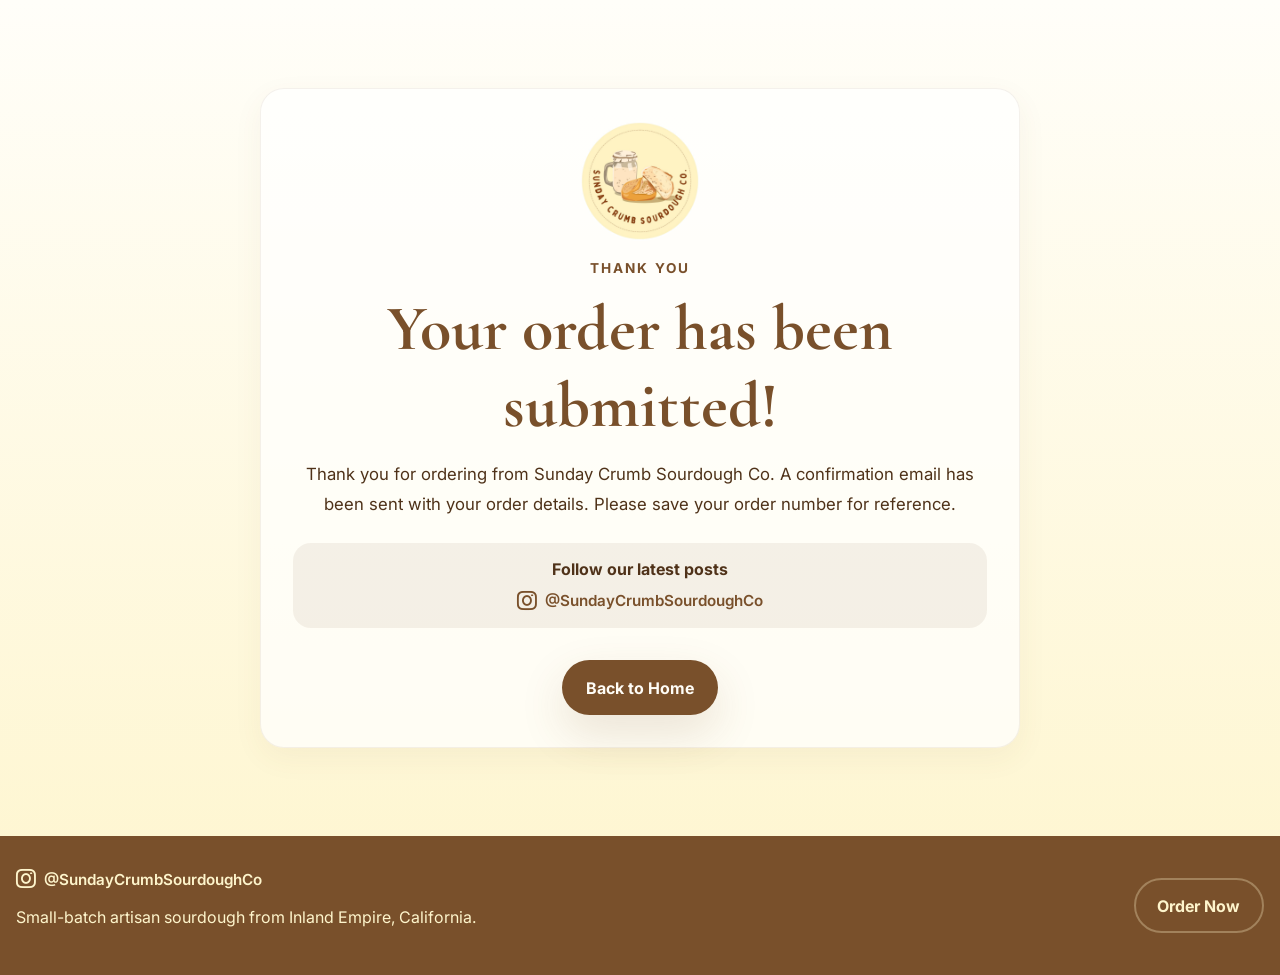
<file: thank-you.html>
<!doctype html>
<html lang="en">
  <head>
    <meta charset="UTF-8" />
    <meta name="viewport" content="width=device-width, initial-scale=1.0" />
    <title>Thank You | Sunday Crumb Sourdough Co</title>
    <link rel="icon" type="image/png" sizes="32x32" href="images/favicon.png" />
    <link rel="preconnect" href="https://fonts.googleapis.com" />
    <link rel="preconnect" href="https://fonts.gstatic.com" crossorigin />
    <link
      href="https://fonts.googleapis.com/css2?family=Cormorant+Garamond:wght@600;700&family=Inter:wght@400;500;600&display=swap"
      rel="stylesheet"
    />
    <link
      rel="stylesheet"
      href="https://cdnjs.cloudflare.com/ajax/libs/font-awesome/6.5.0/css/all.min.css"
    />
    <link rel="stylesheet" href="styles.css" />
  </head>
  <body>
    <main class="section">
      <div class="container" style="max-width: 760px; text-align: center">
        <div class="order-card" style="padding: 2rem">
          <img
            src="images/logo.jpg"
            alt="Sunday Crumb Sourdough Co logo"
            style="
              width: 120px;
              height: 120px;
              border-radius: 50%;
              margin: 0 auto 1rem;
              object-fit: cover;
            "
          />
          <div class="eyebrow">Thank You</div>
          <h1
            style="
              font-family: &quot;Cormorant Garamond&quot;, serif;
              font-size: clamp(2.8rem, 5vw, 4rem);
              margin: 0 0 1rem;
              color: var(--brown);
            "
          >
            Your order has been submitted!
          </h1>
          <p
            id="orderNumberMessage"
            style="font-weight: 700; color: var(--brown)"
          ></p>
          <p style="line-height: 1.75; font-size: 1.05rem">
            Thank you for ordering from Sunday Crumb Sourdough Co. A confirmation
            email has been sent with your order details. Please save your order
            number for reference.
          </p>

          <div class="thankyou-social">
            <p>Follow our latest posts</p>

            <a
              href="https://www.instagram.com/sundaycrumbsourdoughco"
              target="_blank"
              rel="noopener noreferrer"
              aria-label="Instagram"
            >
              <i class="fab fa-instagram"></i>
              <span>@SundayCrumbSourdoughCo</span>
            </a>
          </div>

          <a href="index.html" class="btn btn-primary" style="margin-top: 1rem"
            >Back to Home</a
          >
        </div>
      </div>
    </main>
    <footer class="footer">
      <div class="container footer-content">
        <div class="footer-social">
          <a
            href="https://www.instagram.com/sundaycrumbsourdoughco"
            target="_blank"
            rel="noopener noreferrer"
            aria-label="Instagram"
          >
            <i class="fab fa-instagram"></i>
            <span>@SundayCrumbSourdoughCo</span>
          </a>

          <p>Small-batch artisan sourdough from Inland Empire, California.</p>
        </div>
        <a href="index.html#order" class="btn btn-secondary">Order Now</a>
      </div>
    </footer>

    <script>
      const params = new URLSearchParams(window.location.search);
      const orderNumber = params.get("order");
      const status = params.get("status");

      if (orderNumber) {
        let message = `Your order number is #${orderNumber}`;

        if (status === "queued") {
          message += ". Your order was saved, but the confirmation email may be delayed.";
        }

        document.getElementById("orderNumberMessage").textContent = message;
      }
    </script>
  </body>
</html>
</file>
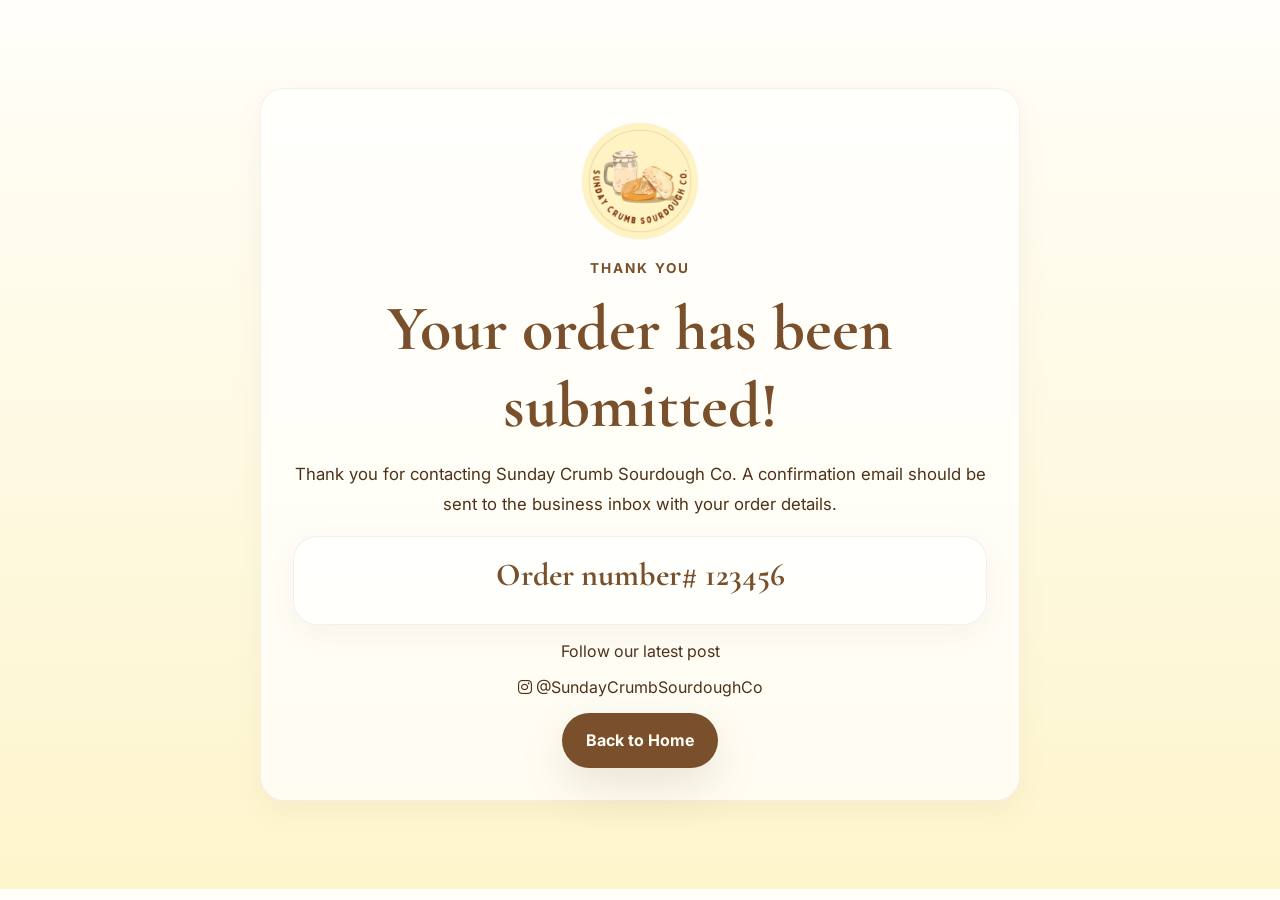
<file: sunday-crumb-sourdough-site/thank-you.html>
<!doctype html>
<html lang="en">
  <head>
    <meta charset="UTF-8" />
    <meta name="viewport" content="width=device-width, initial-scale=1.0" />
    <title>Thank You | Sunday Crumb Sourdough Co</title>
    <link rel="preconnect" href="https://fonts.googleapis.com" />
    <link rel="preconnect" href="https://fonts.gstatic.com" crossorigin />
    <link
      href="https://fonts.googleapis.com/css2?family=Cormorant+Garamond:wght@600;700&family=Inter:wght@400;500;600&display=swap"
      rel="stylesheet"
    />
    <link
      rel="stylesheet"
      href="https://cdnjs.cloudflare.com/ajax/libs/font-awesome/6.5.0/css/all.min.css"
    />
    <link rel="stylesheet" href="styles.css" />
  </head>
  <body>
    <main class="section">
      <div class="container" style="max-width: 760px; text-align: center">
        <div class="order-card" style="padding: 2rem">
          <img
            src="logo.jpg"
            alt="Sunday Crumb Sourdough Co logo"
            style="
              width: 120px;
              height: 120px;
              border-radius: 50%;
              margin: 0 auto 1rem;
              object-fit: cover;
            "
          />
          <div class="eyebrow">Thank You</div>
          <h1
            style="
              font-family: &quot;Cormorant Garamond&quot;, serif;
              font-size: clamp(2.8rem, 5vw, 4rem);
              margin: 0 0 1rem;
              color: var(--brown);
            "
          >
            Your order has been submitted!
          </h1>
          <p style="line-height: 1.75; font-size: 1.05rem">
            Thank you for contacting Sunday Crumb Sourdough Co. A confirmation
            email should be sent to the business inbox with your order details.
          </p>
          <article class="menu-item">
            <h3>Order number# 123456</h3>
          </article>
          <div class="thankyou-social">
            <p>Follow our latest post</p>

            <a
              href="https://www.instagram.com/sundaycrumbsourdoughco"
              target="_blank"
              rel="noopener noreferrer"
              aria-label="Instagram"
            >
              <i class="fab fa-instagram"></i>
              <span>@SundayCrumbSourdoughCo</span>
            </a>
          </div>

          <a href="index.html" class="btn btn-primary" style="margin-top: 1rem"
            >Back to Home</a
          >
        </div>
      </div>
    </main>
  </body>
</html>
</file>
<file: styles.css>
:root {
  --gold: #f5d687;
  --brown: #79502b;
  --cream: #fef5cc;
  --blush: #ebcab2;
  --ink: #4f3219;
  --white: #fffdf7;
  --shadow: 0 18px 45px rgba(121, 80, 43, 0.15);
  --radius: 24px;
}

* {
  box-sizing: border-box;
}
html {
  scroll-behavior: smooth;
}
body {
  margin: 0;
  font-family: "Inter", sans-serif;
  color: var(--ink);
  background: linear-gradient(180deg, #fffef9 0%, var(--cream) 100%);
}
img {
  max-width: 100%;
  display: block;
}
a {
  color: inherit;
  text-decoration: none;
}
.container {
  width: min(1290px, calc(100% - 2rem));
  margin: 0 auto;
}
.section {
  padding: 5.5rem 0;
}
.section-light {
  background: rgba(254, 245, 204, 0.56);
}
.section-accent {
  background: linear-gradient(
    180deg,
    rgba(235, 202, 178, 0.35),
    rgba(254, 245, 204, 0.85)
  );
}
.eyebrow {
  display: inline-block;
  font-size: 0.85rem;
  letter-spacing: 0.16em;
  text-transform: uppercase;
  color: var(--brown);
  font-weight: 700;
  margin-bottom: 0.85rem;
}
.topbar {
  position: sticky;
  top: 1px;
  z-index: 20;
  backdrop-filter: blur(10px);
  background: rgba(254, 245, 204, 0.82);
  border-bottom: 1px solid rgba(121, 80, 43, 0.08);
}
.nav {
  display: flex;
  align-items: center;
  justify-content: space-between;
  gap: 1rem;
  padding: 0.9rem 0;
}
.brand {
  display: flex;
  align-items: center;
  gap: 0.75rem;
  font-weight: 800;
  color: var(--brown);
}
.brand img {
  width: 56px;
  height: 56px;
  object-fit: cover;
  border-radius: 50%;
  box-shadow: 0 6px 20px rgba(0, 0, 0, 0.08);
}
.nav nav {
  display: flex;
  gap: 1rem;
  flex-wrap: wrap;
}
.nav nav a {
  font-weight: 600;
  padding: 0.5rem 0.85rem;
  border-radius: 999px;
}
.nav nav a:hover {
  background: rgba(121, 80, 43, 0.08);
}

.announcement-banner {
  position: sticky;
  top: 0;
  width: 100%;
  background: #79502b;
  color: #fef5cc;
  text-align: center;
  padding: 0.75rem 1rem;
  font-weight: 600;
  z-index: 999;
  box-shadow: 0 2px 10px rgba(0, 0, 0, 0.1);
}

.menu-image {
  width: 100%;
  height: 260px;
  object-fit: cover;
  object-position: center center;
  border-radius: 16px;
  margin-bottom: 1rem;
  transition: transform 0.3s ease;
}

.menu-image:hover {
  transform: scale(1.03);
}

.add-to-cart-btn {
  width: 100%;
  margin-top: auto;
  padding: 0.85rem 1rem;
  border: none;
  border-radius: 999px;
  background: var(--brown);
  color: var(--white);
  font-weight: 800;
  font-family: inherit;
  cursor: pointer;
  transition: 0.25s ease;
  box-shadow: 0 10px 24px rgba(121, 80, 43, 0.16);
}

.add-to-cart-btn:hover {
  background: #5d3d22;
  transform: translateY(-2px);
}

.add-to-cart-btn:focus {
  outline: none;
  box-shadow: 0 0 0 3px rgba(121, 80, 43, 0.18);
}

.add-to-cart-btn:active {
  transform: scale(0.96);
  background: #4a301b;
  box-shadow: 0 4px 12px rgba(121, 80, 43, 0.2);
}

.cart-row {
  display: flex;
  align-items: center;
  justify-content: space-between;
  gap: 1rem;
  padding: 0.85rem 0;
  border-bottom: 1px dashed rgba(121, 80, 43, 0.18);
}

.cart-row:last-child {
  border-bottom: none;
}

.cart-row > span:first-child {
  font-weight: 700;
  line-height: 1.35;
}

.cart-controls {
  display: flex;
  align-items: center;
  gap: 0.55rem;
  flex-shrink: 0;
}

.cart-controls button {
  width: 32px;
  height: 32px;
  border: none;
  border-radius: 50%;
  background: var(--brown);
  color: var(--white);
  font-size: 1.1rem;
  font-weight: 800;
  cursor: pointer;
  transition: 0.2s ease;
}

.cart-controls button:hover {
  background: #5d3d22;
  transform: translateY(-1px);
}

.cart-controls span {
  min-width: 22px;
  text-align: center;
  font-weight: 800;
}

.empty-cart {
  margin: 0;
  color: #6d4b2b;
  line-height: 1.6;
}

.flatpickr-day.today.flatpickr-disabled {
  opacity: 0.35;
  cursor: not-allowed;
}

.order-error {
  display: none;
  background: #fff3f0;
  color: #a64b2a;
  border-left: 5px solid #a64b2a;
  padding: 1rem;
  margin-bottom: 1rem;
  border-radius: 12px;
  font-weight: 600;
}

.order-error.show {
  display: block;
}

.form-error {
  border: 3px solid #d62828 !important;
  box-shadow: 0 0 10px rgba(214, 40, 40, 0.3);

  animation:
    shake 4.8s ease-in-out,
    errorPulse 6.5s ease-in-out;
}

@keyframes shake {
  0% {
    transform: translateX(0);
  }
  10% {
    transform: translateX(-8px);
  }
  20% {
    transform: translateX(8px);
  }
  30% {
    transform: translateX(-8px);
  }
  40% {
    transform: translateX(8px);
  }
  50% {
    transform: translateX(-6px);
  }
  60% {
    transform: translateX(6px);
  }
  70% {
    transform: translateX(-4px);
  }
  80% {
    transform: translateX(4px);
  }
  90% {
    transform: translateX(-2px);
  }
  100% {
    transform: translateX(0);
  }
}

@keyframes errorPulse {
  0% {
    box-shadow: 0 0 0 rgba(214, 40, 40, 0);
  }
  25% {
    box-shadow: 0 0 25px rgba(214, 40, 40, 0.8);
  }
  50% {
    box-shadow: 0 0 15px rgba(214, 40, 40, 0.5);
  }
  75% {
    box-shadow: 0 0 25px rgba(214, 40, 40, 0.8);
  }
  100% {
    box-shadow: 0 0 10px rgba(214, 40, 40, 0.3);
  }
}

.hero {
  position: relative;
  overflow: hidden;
  padding: 3rem 0 5rem;
}

.hero::before {
  content: "";
  position: absolute;
  inset: 0;

  background:
    linear-gradient(rgba(254, 245, 204, 0.85), rgba(245, 214, 135, 0.75)),
    url("images/sourdough-loaves-alt.jpeg");

  background-size: cover;
  background-position: center;

  opacity: 0.95;
  z-index: 0;
}

.hero > * {
  position: relative;
  z-index: 1;
}

.hero-overlay {
  position: absolute;
  inset: 0;
  background-image: radial-gradient(
    rgba(121, 80, 43, 0.08) 0.8px,
    transparent 0.8px
  );
  background-size: 24px 24px;
  opacity: 0.35;
  pointer-events: none;
}
.hero-grid {
  display: grid;
  grid-template-columns: 1.1fr 0.9fr;
  gap: 2rem;
  align-items: center;
  position: relative;
}
.hero-copy h1,
.section h2,
.order-card h3,
.menu-item h3,
.footer h3 {
  font-family: "Cormorant Garamond", serif;
  line-height: 0.98;
  margin: 0 0 1rem;
  color: var(--brown);
}
.hero-copy h1 {
  font-size: clamp(3rem, 6vw, 5.6rem);
}
.hero-copy p {
  font-size: 1.1rem;
  max-width: 58ch;
  line-height: 1.7;
}
.hero-actions {
  display: flex;
  gap: 1rem;
  flex-wrap: wrap;
  margin-top: 2rem;
}
.btn {
  display: inline-flex;
  align-items: center;
  justify-content: center;
  padding: 0.98rem 1.35rem;
  border-radius: 999px;
  font-weight: 700;
  transition: 0.25s ease;
  border: 2px solid transparent;
}
.btn-primary {
  background: var(--brown);
  color: var(--white);
  box-shadow: var(--shadow);
}
.btn-primary:hover {
  transform: translateY(-2px);
  background: #5d3d22;
}
.btn-secondary {
  background: transparent;
  color: var(--brown);
  border-color: rgba(121, 80, 43, 0.25);
}
.btn-secondary:hover {
  background: rgba(121, 80, 43, 0.08);
}
.hero-card {
  background: rgba(255, 255, 255, 0.65);
  padding: 1.1rem;
  border-radius: calc(var(--radius) + 8px);
  box-shadow: var(--shadow);
}
.hero-card img {
  border-radius: var(--radius);
  min-height: 330px;
  object-fit: cover;
}

@media (max-width: 1200px) {
  .hero-card img {
    object-fit: contain;
    min-height: auto;
    height: auto;
  }
}

.intro-grid {
  display: grid;
  grid-template-columns: 1.08fr 0.92fr;
  gap: 2rem;
  align-items: start;
}
.section h2 {
  font-size: clamp(2.3rem, 4vw, 3.6rem);
}
.section-heading {
  max-width: 650px;
  margin-bottom: 2rem;
}
.section-heading p {
  line-height: 1.7;
}
.pillars {
  display: grid;
  gap: 1rem;
}
.pillars article,
.order-card {
  background: rgba(255, 255, 255, 0.72);
  border: 1px solid rgba(121, 80, 43, 0.08);
  border-radius: var(--radius);
  padding: 1.35rem;
  box-shadow: 0 10px 30px rgba(121, 80, 43, 0.06);
}

.menu-item {
  background: rgba(255, 255, 255, 0.72);
  border: 1px solid rgba(121, 80, 43, 0.08);
  border-radius: var(--radius);
  padding: 1.35rem;
  box-shadow: 0 10px 30px rgba(121, 80, 43, 0.06);

  display: flex;
  flex-direction: column;
  height: 100%;
}

.pillars article h3 {
  margin-top: 0;
}
.menu-grid {
  display: grid;
  grid-template-columns: repeat(3, 1fr);
  gap: 1rem;
}
.menu-item h3 {
  font-size: 2rem;
  margin-bottom: 0.75rem;
}
.menu-item p {
  min-height: 72px;
  line-height: 1.6;
}
.menu-item strong {
  display: block;
  font-size: 1.15rem;
  color: var(--ink);
}

.order-layout {
  display: grid;
  grid-template-columns: 0.92fr 1.08fr;
  gap: 2rem;
  align-items: start;
}
.order-copy p {
  line-height: 1.75;
}
.order-card h3 {
  font-size: 2rem;
}
.order-total {
  margin-top: 1rem;
  padding-top: 1rem;
  border-top: 1px dashed rgba(121, 80, 43, 0.2);
  display: flex;
  justify-content: space-between;
  align-items: center;
}
.order-total strong {
  font-size: 1.35rem;
}
.order-form {
  background: rgba(255, 255, 255, 0.82);
  padding: 1.4rem;
  border-radius: calc(var(--radius) + 4px);
  border: 1px solid rgba(121, 80, 43, 0.1);
  box-shadow: var(--shadow);
}
.form-grid {
  display: grid;
  grid-template-columns: 1fr 1fr;
  gap: 1rem;
}
.form-group,
.fieldset {
  margin-bottom: 1rem;
}
.form-group.full,
.fieldset.full {
  width: 100%;
}
label,
legend {
  display: block;
  font-weight: 700;
  margin-bottom: 0.45rem;
}
label span,
legend span {
  color: #a64b2a;
}
input[type="text"],
input[type="tel"],
input[type="email"],
textarea {
  width: 100%;
  border: 1px solid rgba(121, 80, 43, 0.2);
  background: #fffdf8;
  color: var(--ink);
  border-radius: 16px;
  padding: 0.95rem 1rem;
  font-size: 1rem;
  font-family: inherit;
}
input:focus,
textarea:focus {
  outline: none;
  border-color: var(--brown);
  box-shadow: 0 0 0 3px rgba(121, 80, 43, 0.12);
}
.fieldset {
  border: 1px solid rgba(121, 80, 43, 0.12);
  border-radius: 20px;
  padding: 1rem;
}
.field-note {
  margin-top: -0.25rem;
  color: #6d4b2b;
  font-size: 0.95rem;
  line-height: 1.5;
}
.check-item,
.radio-item {
  display: flex;
  align-items: flex-start;
  gap: 0.7rem;
  padding: 0.85rem 0.95rem;
  border-radius: 16px;
  background: rgba(254, 245, 204, 0.55);
  margin-top: 0.65rem;
  cursor: pointer;
  transition: 0.2s ease;
}
.check-item:hover,
.radio-item:hover {
  background: rgba(245, 214, 135, 0.33);
}
.check-item input,
.radio-item input {
  margin-top: 0.25rem;
  accent-color: var(--brown);
}
.radio-grid {
  display: grid;
  grid-template-columns: repeat(2, 1fr);
  gap: 0.7rem;
}
.submit-btn {
  width: 100%;
  margin-top: 0.35rem;
  font-size: 1rem;
}

.submit-btn:disabled {
  opacity: 0.65;
  cursor: not-allowed;
}

.faq-accordion {
  display: flex;
  flex-direction: column;
  gap: 1rem;
}

.faq-item {
  background: rgba(255, 255, 255, 0.72);
  border: 1px solid rgba(121, 80, 43, 0.08);
  border-radius: 16px;
  overflow: hidden;
}

.faq-question {
  width: 100%;
  background: none;
  border: none;
  padding: 1.25rem;
  text-align: left;
  font-size: 1.05rem;
  font-weight: 700;
  color: var(--brown);
  cursor: pointer;
  display: flex;
  justify-content: space-between;
  align-items: center;
}

.faq-question::after {
  content: "+";
  font-size: 1.4rem;
}

.faq-item.active .faq-question::after {
  content: "−";
}

.faq-answer {
  display: none;
  padding: 0 1.25rem 1.25rem;
  line-height: 1.7;
}

.faq-item.active .faq-answer {
  display: block;
}

#faq {
  padding: 0rem 0 5.5rem;
}

.footer {
  background: var(--brown);
  color: var(--cream);
  padding: 2rem 0;
}
.footer-content {
  display: flex;
  align-items: center;
  justify-content: space-between;
  gap: 1rem;
}
.footer .btn-secondary {
  color: var(--cream);
  border-color: rgba(254, 245, 204, 0.3);
}
.footer .btn-secondary:hover {
  background: rgba(254, 245, 204, 0.1);
}

.pickup-date-banner {
  background: #f8f4ec;
  border: 1px solid #d6c7a1;
  color: #5c4b2c;
  padding: 0.75rem 1rem;
  border-radius: 8px;
  margin-bottom: 1rem;
  font-size: 0.95rem;
  line-height: 1.4;
}

@media (max-width: 930px) {
  .hero-grid,
  .intro-grid,
  .order-layout,
  .menu-grid {
    grid-template-columns: 1fr 1fr;
  }
  .menu-grid {
    grid-template-columns: 1fr 1fr;
  }
}
@media (max-width: 760px) {
  .nav {
    flex-direction: column;
    align-items: flex-start;
  }
  .hero-grid,
  .intro-grid,
  .order-layout,
  .form-grid,
  .radio-grid,
  .menu-grid {
    grid-template-columns: 1fr;
  }
  .section {
    padding: 4.5rem 0;
  }
  .hero {
    padding-top: 3rem;
  }
  .hero-copy h1 {
    font-size: clamp(2.6rem, 10vw, 4.1rem);
  }
  .footer-content {
    flex-direction: column;
    align-items: flex-start;
  }
}


.thankyou-social a {
  display: flex;
  align-items: center;
  justify-content: center;
  gap: 0.5rem;
  font-weight: 600;
  font-size: 0.95rem;
  color: #fef5cc;
  transition: 0.2s ease;
}

.footer-social a
{
  display: flex;
  align-items: center;
  justify-content: flex-start;
  gap: 0.5rem;
  font-weight: 600;
  font-size: 0.95rem;
  color: #fef5cc;
  transition: 0.2s ease;
}

.thankyou-social {
  margin: 1.5rem 0 1rem;
  padding: 1rem;
  justify-content: center;
  border-radius: 18px;
  background: rgba(121, 80, 43, 0.08);
}

.thankyou-social p {
  margin: 0 0 0.65rem;
  font-weight: 700;
}

.thankyou-social a {
  color: var(--brown);
}

.footer-social a:hover,
.thankyou-social a:hover {
  color: #f5d687;
  transform: translateY(-2px);
}

.thankyou-social a:hover {
  color: #5d3d22;
}

.footer-social i,
.thankyou-social i {
  font-size: 1.4rem;
}
</file>
<file: sunday-crumb-sourdough-site/styles.css>
:root {
  --gold: #F5D687;
  --brown: #79502B;
  --cream: #FEF5CC;
  --blush: #EBCAB2;
  --ink: #4f3219;
  --white: #fffdf7;
  --shadow: 0 18px 45px rgba(121, 80, 43, 0.15);
  --radius: 24px;
}

* { box-sizing: border-box; }
html { scroll-behavior: smooth; }
body {
  margin: 0;
  font-family: 'Inter', sans-serif;
  color: var(--ink);
  background: linear-gradient(180deg, #fffef9 0%, var(--cream) 100%);
}
img { max-width: 100%; display: block; }
a { color: inherit; text-decoration: none; }
.container { width: min(1120px, calc(100% - 2rem)); margin: 0 auto; }
.section { padding: 5.5rem 0; }
.section-light { background: rgba(254,245,204,0.56); }
.section-accent { background: linear-gradient(180deg, rgba(235,202,178,0.35), rgba(254,245,204,0.85)); }
.eyebrow {
  display: inline-block;
  font-size: .85rem;
  letter-spacing: .16em;
  text-transform: uppercase;
  color: var(--brown);
  font-weight: 700;
  margin-bottom: .85rem;
}
.topbar {
  position: sticky;
  top: 0;
  z-index: 20;
  backdrop-filter: blur(10px);
  background: rgba(254, 245, 204, 0.82);
  border-bottom: 1px solid rgba(121, 80, 43, 0.08);
}
.nav {
  display: flex;
  align-items: center;
  justify-content: space-between;
  gap: 1rem;
  padding: .9rem 0;
}
.brand {
  display: flex; align-items: center; gap: .75rem; font-weight: 800; color: var(--brown);
}
.brand img {
  width: 56px; height: 56px; object-fit: cover; border-radius: 50%; box-shadow: 0 6px 20px rgba(0,0,0,.08);
}
.nav nav { display: flex; gap: 1rem; flex-wrap: wrap; }
.nav nav a { font-weight: 600; padding: .5rem .85rem; border-radius: 999px; }
.nav nav a:hover { background: rgba(121, 80, 43, .08); }

.hero {
  position: relative;
  overflow: hidden;
  padding: 3rem 0 5rem;
  background:
    radial-gradient(circle at top left, rgba(245,214,135,.52), transparent 38%),
    radial-gradient(circle at right center, rgba(235,202,178,.4), transparent 32%),
    linear-gradient(135deg, rgba(254,245,204,.98), rgba(245,214,135,.65));
}
.hero-overlay {
  position: absolute; inset: 0;
  background-image: radial-gradient(rgba(121,80,43,.08) 0.8px, transparent 0.8px);
  background-size: 24px 24px;
  opacity: .35;
  pointer-events: none;
}
.hero-grid {
  display: grid;
  grid-template-columns: 1.1fr .9fr;
  gap: 2rem;
  align-items: center;
  position: relative;
}
.hero-copy h1, .section h2, .order-card h3, .menu-item h3, .footer h3 {
  font-family: 'Cormorant Garamond', serif;
  line-height: .98;
  margin: 0 0 1rem;
  color: var(--brown);
}
.hero-copy h1 { font-size: clamp(3rem, 6vw, 5.6rem); }
.hero-copy p { font-size: 1.1rem; max-width: 58ch; line-height: 1.7; }
.hero-actions { display: flex; gap: 1rem; flex-wrap: wrap; margin-top: 2rem; }
.btn {
  display: inline-flex; align-items: center; justify-content: center;
  padding: .98rem 1.35rem; border-radius: 999px; font-weight: 700; transition: .25s ease;
  border: 2px solid transparent;
}
.btn-primary { background: var(--brown); color: var(--white); box-shadow: var(--shadow); }
.btn-primary:hover { transform: translateY(-2px); background: #5d3d22; }
.btn-secondary { background: transparent; color: var(--brown); border-color: rgba(121, 80, 43, .25); }
.btn-secondary:hover { background: rgba(121, 80, 43, .08); }
.hero-card {
  background: rgba(255,255,255,.65);
  padding: 1.1rem;
  border-radius: calc(var(--radius) + 8px);
  box-shadow: var(--shadow);
}
.hero-card img { border-radius: var(--radius); min-height: 330px; object-fit: cover; }

@media (max-width: 1200px) {
  .hero-card img {
    object-fit: contain;
    min-height: auto;
    height: auto;
  }
}

.intro-grid {
  display: grid;
  grid-template-columns: 1.08fr .92fr;
  gap: 2rem;
  align-items: start;
}
.section h2 { font-size: clamp(2.3rem, 4vw, 3.6rem); }
.section-heading { max-width: 650px; margin-bottom: 2rem; }
.section-heading p { line-height: 1.7; }
.pillars {
  display: grid; gap: 1rem;
}
.pillars article, .menu-item, .order-card {
  background: rgba(255,255,255,.72);
  border: 1px solid rgba(121, 80, 43, .08);
  border-radius: var(--radius);
  padding: 1.35rem;
  box-shadow: 0 10px 30px rgba(121,80,43,.06);
}
.pillars article h3 { margin-top: 0; }
.menu-grid { display: grid; grid-template-columns: repeat(3, 1fr); gap: 1rem; }
.menu-item h3 { font-size: 2rem; margin-bottom: .75rem; }
.menu-item p { min-height: 72px; line-height: 1.6; }
.menu-item strong { font-size: 1.15rem; color: var(--ink); }

.order-layout {
  display: grid;
  grid-template-columns: .92fr 1.08fr;
  gap: 2rem;
  align-items: start;
}
.order-copy p { line-height: 1.75; }
.order-card h3 { font-size: 2rem; }
.order-total {
  margin-top: 1rem; padding-top: 1rem; border-top: 1px dashed rgba(121,80,43,.2);
  display: flex; justify-content: space-between; align-items: center;
}
.order-total strong { font-size: 1.35rem; }
.order-form {
  background: rgba(255,255,255,.82); padding: 1.4rem; border-radius: calc(var(--radius) + 4px);
  border: 1px solid rgba(121, 80, 43, .1); box-shadow: var(--shadow);
}
.form-grid { display: grid; grid-template-columns: 1fr 1fr; gap: 1rem; }
.form-group, .fieldset { margin-bottom: 1rem; }
.form-group.full, .fieldset.full { width: 100%; }
label, legend { display: block; font-weight: 700; margin-bottom: .45rem; }
label span, legend span { color: #a64b2a; }
input[type='text'], input[type='tel'], input[type='email'], textarea {
  width: 100%; border: 1px solid rgba(121,80,43,.2); background: #fffdf8; color: var(--ink);
  border-radius: 16px; padding: .95rem 1rem; font-size: 1rem; font-family: inherit;
}
input:focus, textarea:focus {
  outline: none; border-color: var(--brown); box-shadow: 0 0 0 3px rgba(121,80,43,.12);
}
.fieldset {
  border: 1px solid rgba(121,80,43,.12); border-radius: 20px; padding: 1rem;
}
.field-note { margin-top: -.25rem; color: #6d4b2b; font-size: .95rem; line-height: 1.5; }
.check-item, .radio-item {
  display: flex; align-items: flex-start; gap: .7rem; padding: .85rem .95rem; border-radius: 16px;
  background: rgba(254,245,204,.55); margin-top: .65rem; cursor: pointer; transition: .2s ease;
}
.check-item:hover, .radio-item:hover { background: rgba(245,214,135,.33); }
.check-item input, .radio-item input { margin-top: .25rem; accent-color: var(--brown); }
.radio-grid { display: grid; grid-template-columns: repeat(2, 1fr); gap: .7rem; }
.submit-btn { width: 100%; margin-top: .35rem; font-size: 1rem; }
.footer {
  background: var(--brown); color: var(--cream); padding: 2rem 0;
}
.footer-content { display: flex; align-items: center; justify-content: space-between; gap: 1rem; }
.footer .btn-secondary { color: var(--cream); border-color: rgba(254,245,204,.3); }
.footer .btn-secondary:hover { background: rgba(254,245,204,.1); }

@media (max-width: 930px) {
  .hero-grid, .intro-grid, .order-layout, .menu-grid { grid-template-columns: 1fr 1fr; }
  .menu-grid { grid-template-columns: 1fr 1fr; }
}
@media (max-width: 760px) {
  .nav { flex-direction: column; align-items: flex-start; }
  .hero-grid, .intro-grid, .order-layout, .form-grid, .radio-grid, .menu-grid { grid-template-columns: 1fr; }
  .section { padding: 4.5rem 0; }
  .hero { padding-top: 3rem; }
  .hero-copy h1 { font-size: clamp(2.6rem, 10vw, 4.1rem); }
  .footer-content { flex-direction: column; align-items: flex-start; }
}

.footer-social a {
  display: flex;
  align-items: center;
  gap: 0.5rem;
  font-weight: 600;
  font-size: 0.95rem;
  color: #FEF5CC;
  transition: 0.2s ease;
}

.footer-social a:hover {
  color: #F5D687;
  transform: translateY(-2px);
}

.footer-social i {
  font-size: 1.4rem;
}
</file>
